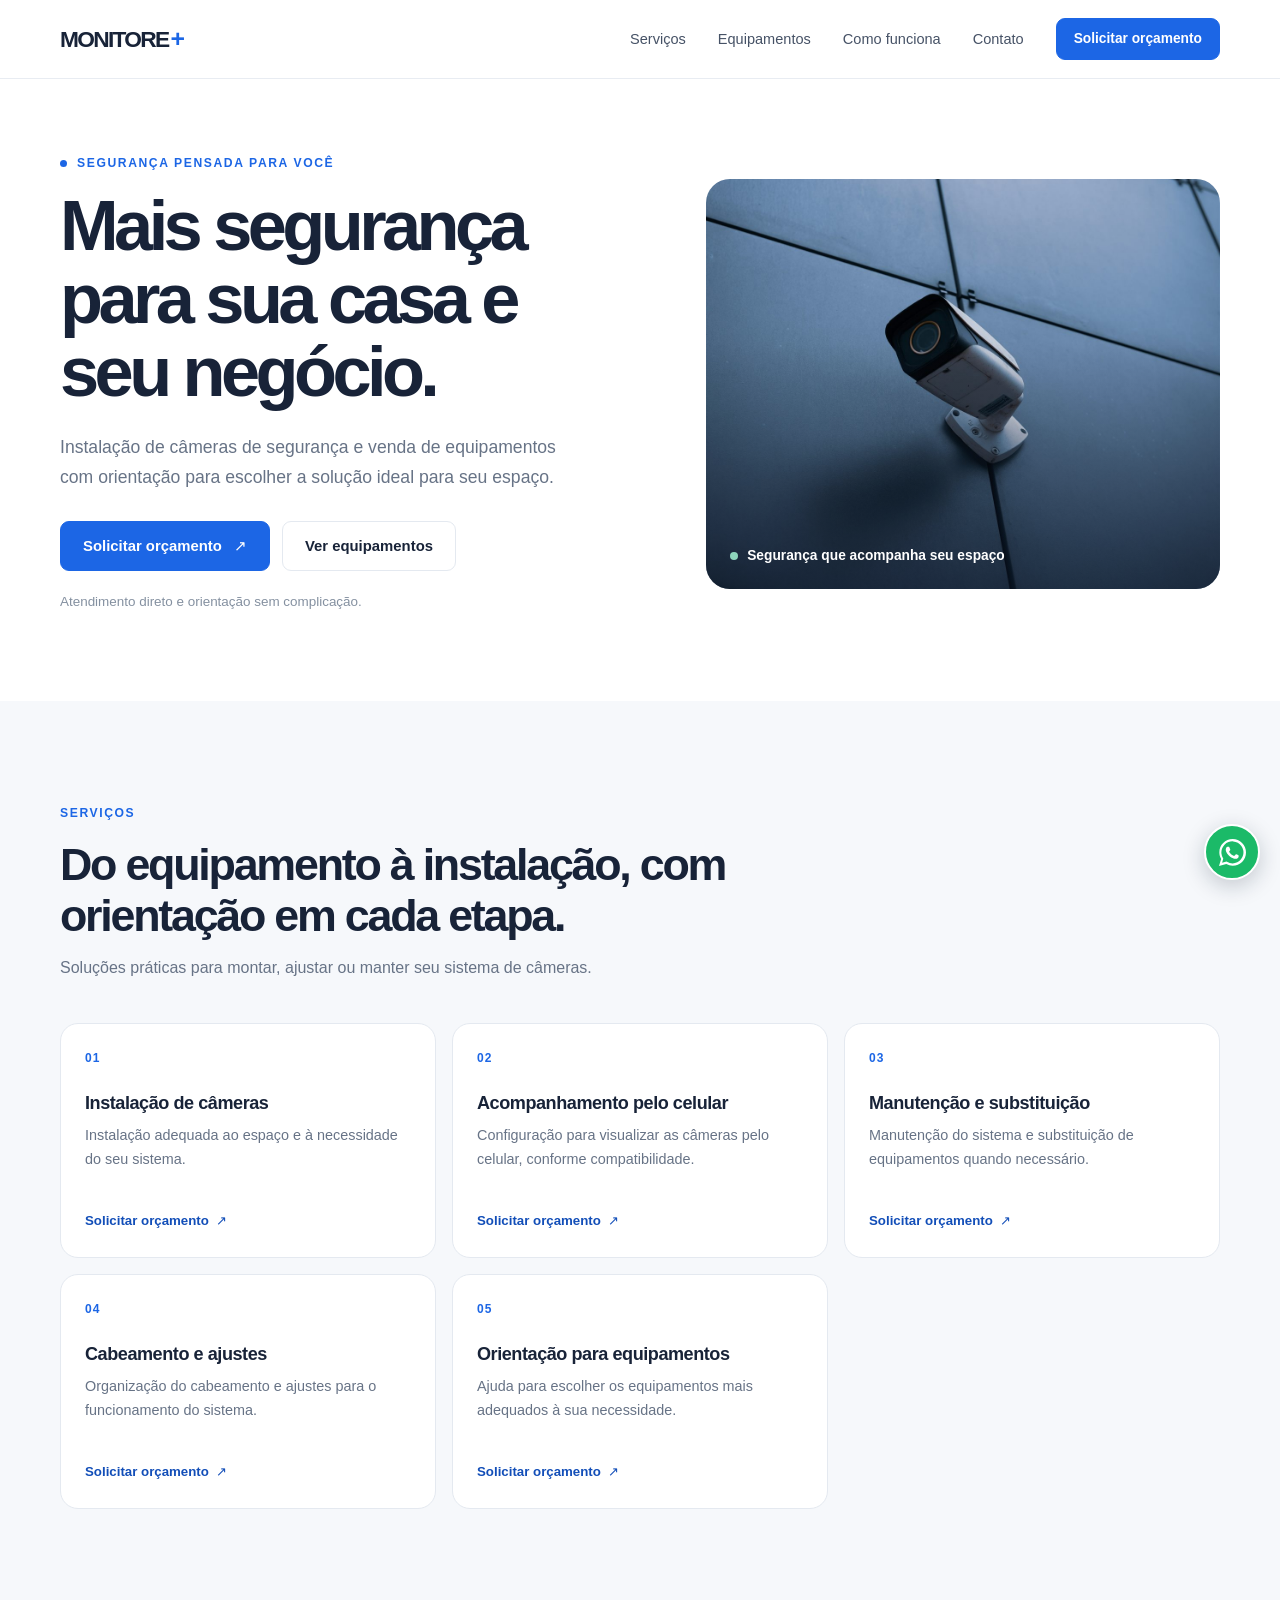
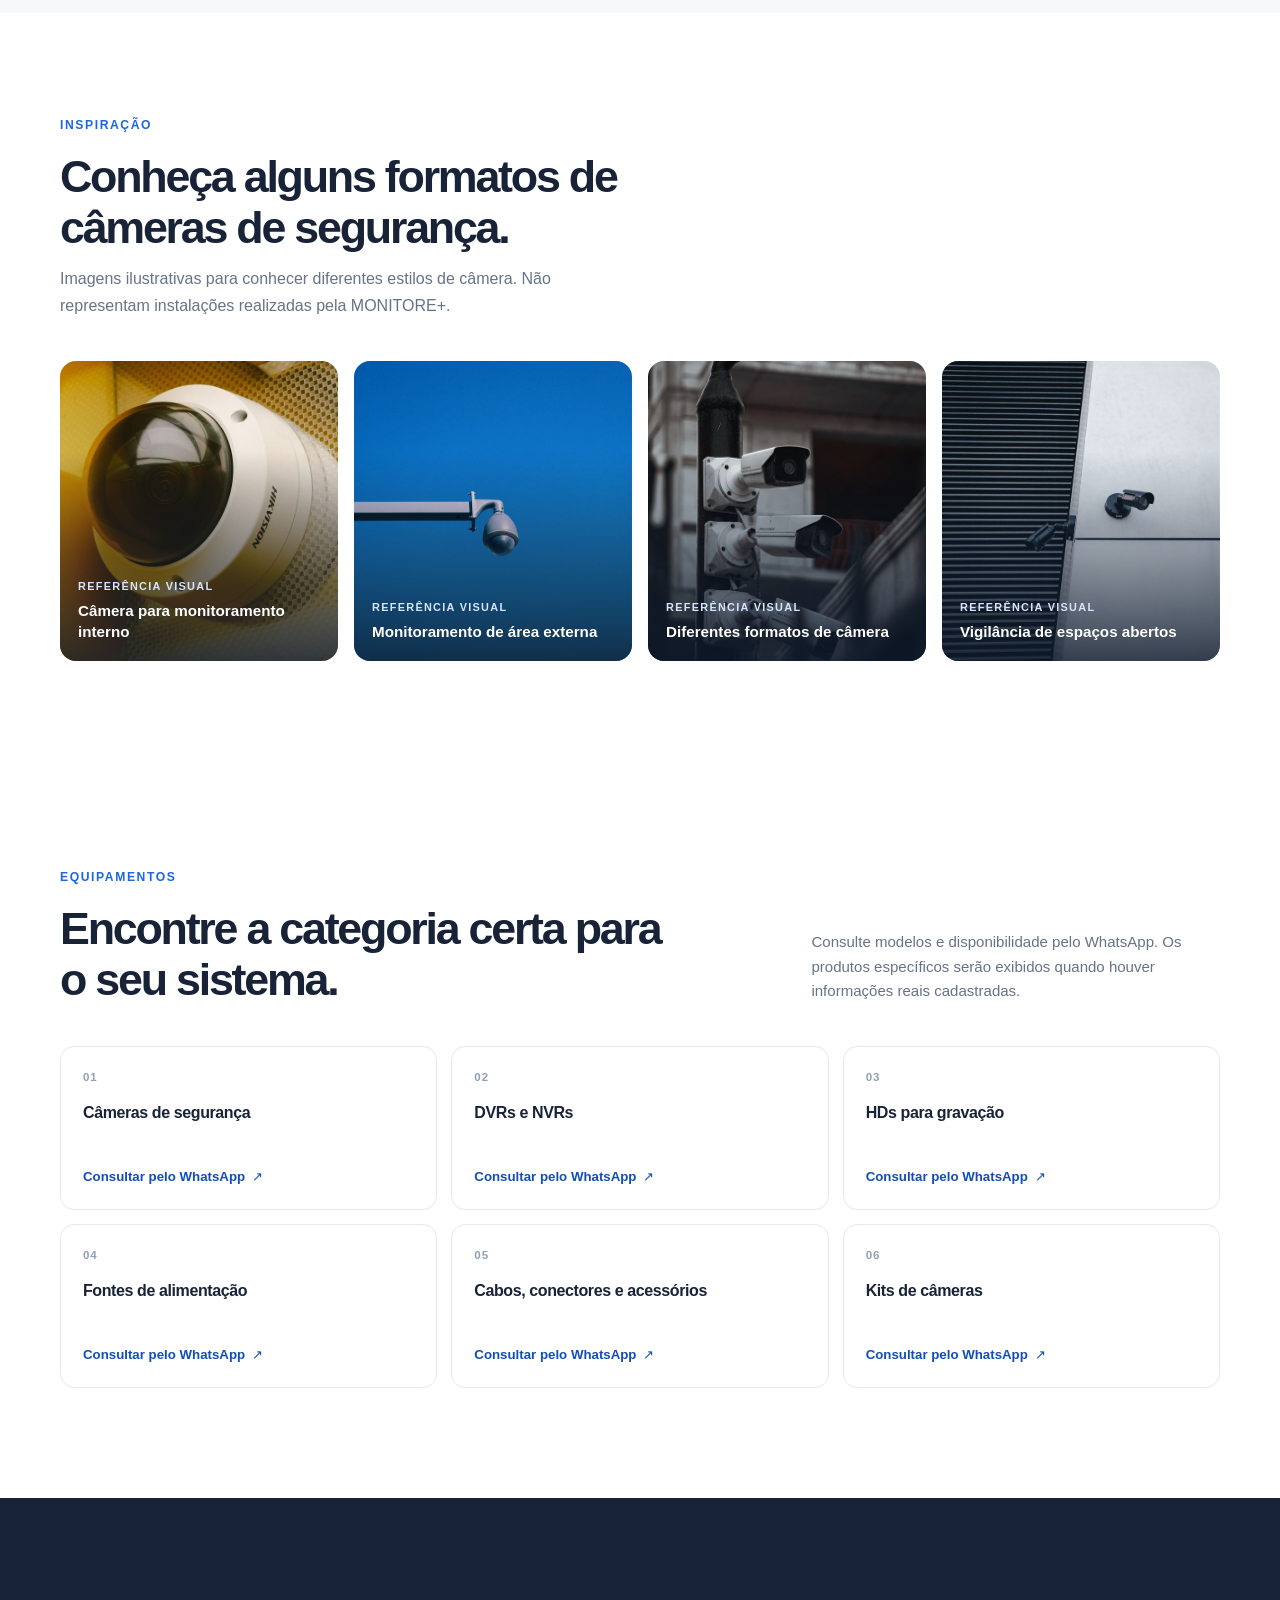
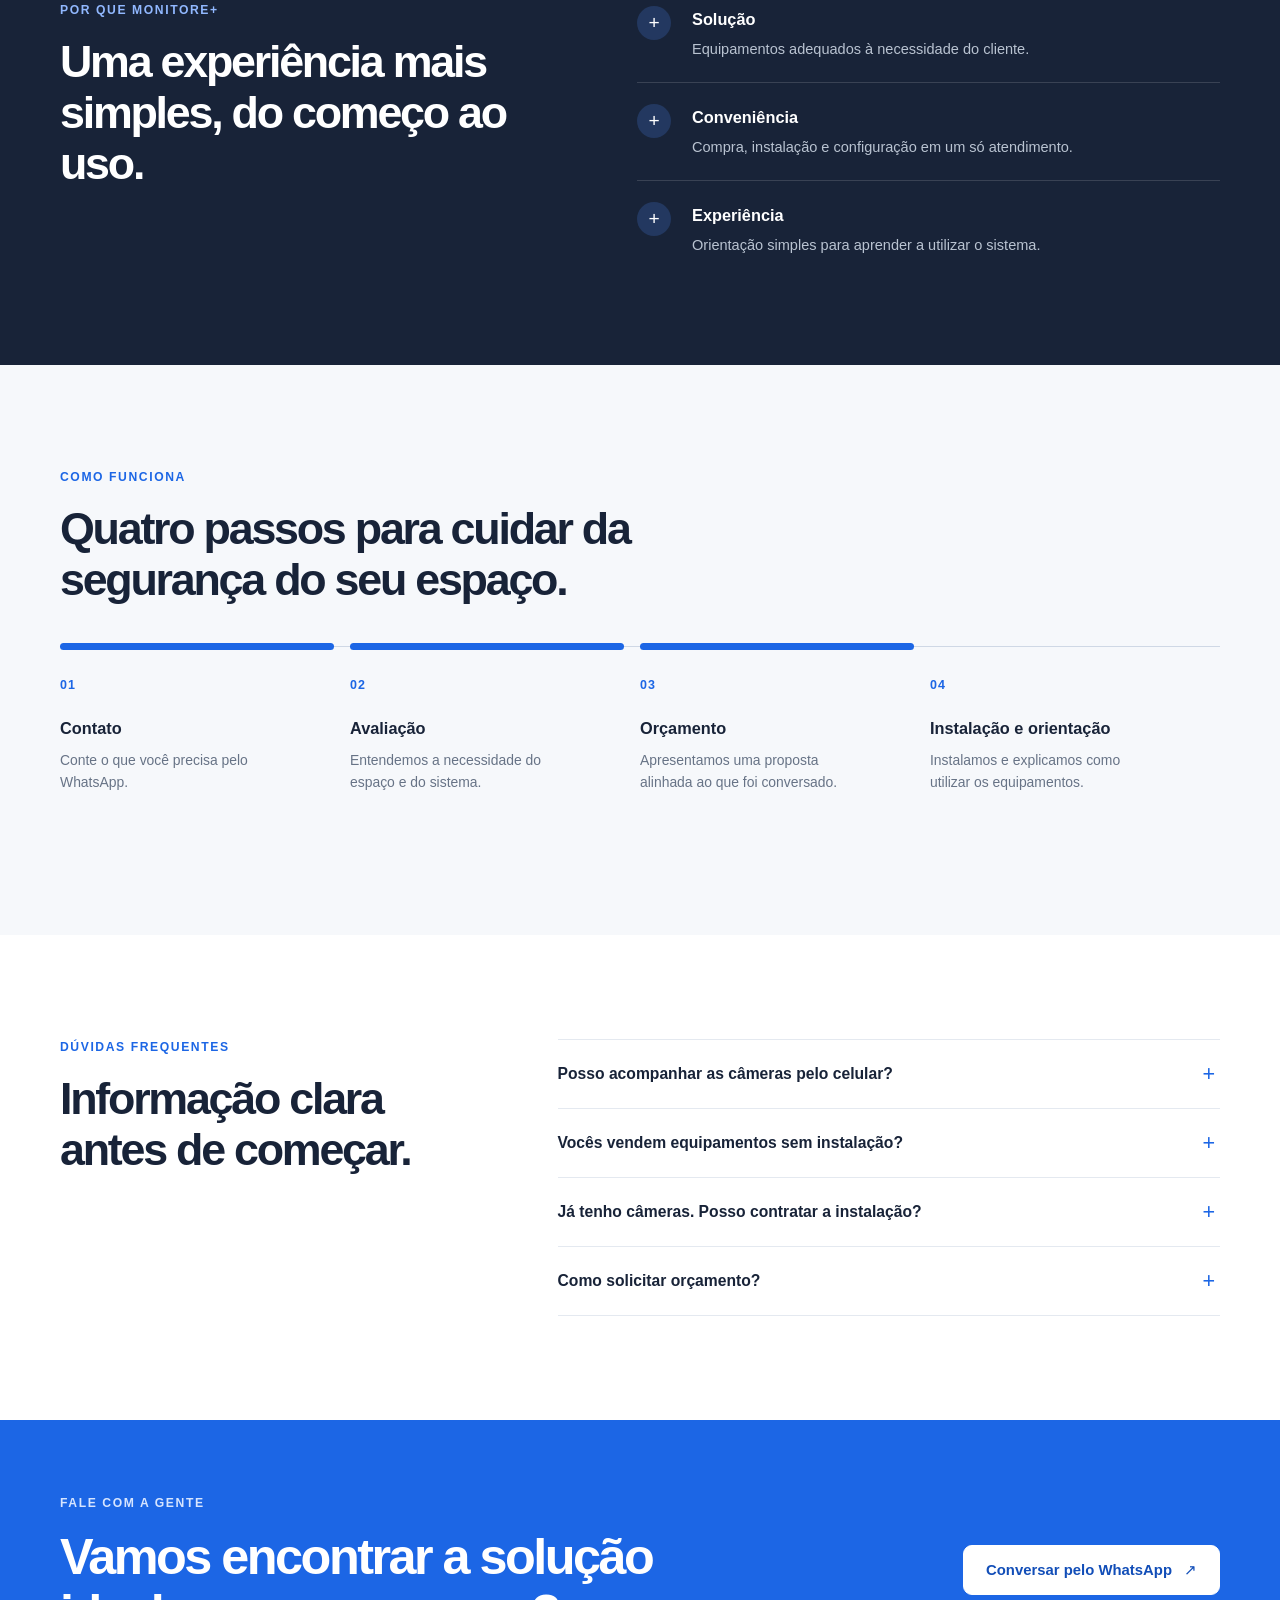
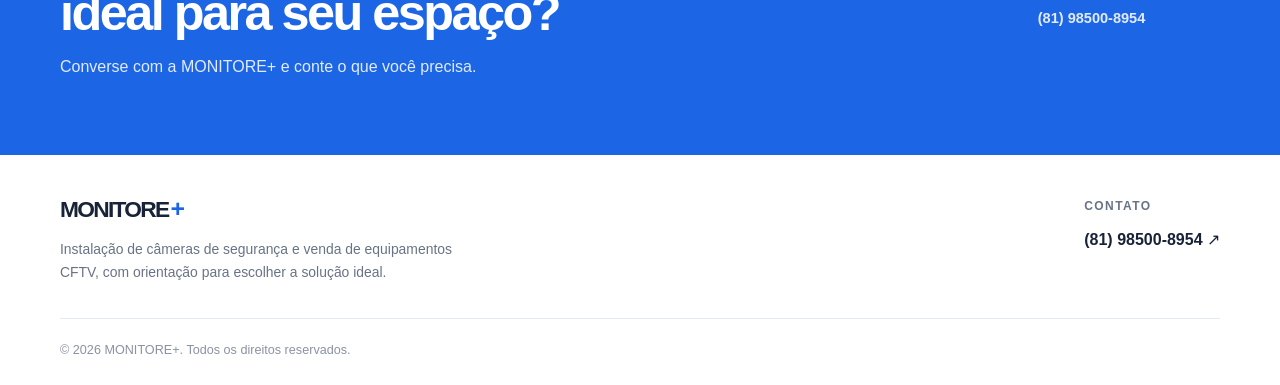
<file: index.html>
<!doctype html>
<html lang="pt-BR">
<head>
    <meta charset="utf-8">
    <meta name="viewport" content="width=device-width, initial-scale=1">
    <meta name="description" content="Instalação de câmeras de segurança e venda de equipamentos CFTV com orientação para escolher a solução ideal. Solicite seu orçamento à MONITORE+ pelo WhatsApp.">
    <meta name="theme-color" content="#ffffff">
    <meta property="og:type" content="website">
    <meta property="og:title" content="MONITORE+ | Segurança para seu espaço">
    <meta property="og:description" content="Instalação de câmeras de segurança e equipamentos CFTV, com orientação para escolher a solução ideal.">
    <meta property="og:image" content="img/hero-security.jpg">
    <meta property="og:locale" content="pt_BR">
    <title>MONITORE+ | Câmeras de segurança e CFTV</title>
    <link rel="icon" href="data:image/svg+xml,%3Csvg xmlns='http://www.w3.org/2000/svg' viewBox='0 0 64 64'%3E%3Crect width='64' height='64' rx='16' fill='%231c66e5'/%3E%3Cpath d='M32 15v34M15 32h34' stroke='white' stroke-width='7' stroke-linecap='round'/%3E%3C/svg%3E">
    <link rel="stylesheet" href="css/style.css">
    <script src="js/main.js" defer></script>
</head>
<body>
    <header class="site-header">
        <div class="container header-inner">
            <a class="brand" href="#inicio" aria-label="MONITORE+ — início">MONITORE<span>+</span></a>
            <button class="menu-toggle" type="button" aria-expanded="false" aria-controls="navigation" aria-label="Abrir menu">
                <span></span><span></span><span></span>
            </button>
            <nav class="site-nav" id="navigation" aria-label="Navegação principal">
                <a href="#servicos">Serviços</a>
                <a href="#equipamentos">Equipamentos</a>
                <a href="#como-funciona">Como funciona</a>
                <a href="#contato">Contato</a>
                <a class="button button-small nav-cta" data-whatsapp="quote" href="https://wa.me/5581985008954">Solicitar orçamento</a>
            </nav>
        </div>
    </header>

    <main>
        <section class="hero section" id="inicio">
            <div class="container hero-grid">
                <div class="hero-copy">
                    <p class="eyebrow"><span class="eyebrow-mark" aria-hidden="true"></span> Segurança pensada para você</p>
                    <h1>Mais segurança para sua casa e seu negócio.</h1>
                    <p class="hero-description">Instalação de câmeras de segurança e venda de equipamentos com orientação para escolher a solução ideal para seu espaço.</p>
                    <div class="hero-actions">
                        <a class="button" data-whatsapp="quote" href="https://wa.me/5581985008954">
                            Solicitar orçamento <span aria-hidden="true">↗</span>
                        </a>
                        <a class="button button-secondary" href="#equipamentos">Ver equipamentos</a>
                    </div>
                    <p class="hero-note">Atendimento direto e orientação sem complicação.</p>
                </div>
                <figure class="hero-photo">
                    <img src="img/hero-security.jpg" alt="Câmera dome de segurança instalada em ambiente interno" fetchpriority="high" width="1200" height="1800">
                    <figcaption><span class="photo-indicator" aria-hidden="true"></span> Segurança que acompanha seu espaço</figcaption>
                </figure>
            </div>
        </section>

        <section class="section services-section" id="servicos">
            <div class="container">
                <div class="section-heading">
                    <p class="eyebrow">Serviços</p>
                    <h2>Do equipamento à instalação, com orientação em cada etapa.</h2>
                    <p>Soluções práticas para montar, ajustar ou manter seu sistema de câmeras.</p>
                </div>
                <div class="service-grid">
                    <article class="service-card">
                        <span class="card-number">01</span>
                        <h3>Instalação de câmeras</h3>
                        <p>Instalação adequada ao espaço e à necessidade do seu sistema.</p>
                        <a class="text-link" data-whatsapp="service" data-service="Instalação de câmeras" href="https://wa.me/5581985008954">Solicitar orçamento <span aria-hidden="true">↗</span></a>
                    </article>
                    <article class="service-card">
                        <span class="card-number">02</span>
                        <h3>Acompanhamento pelo celular</h3>
                        <p>Configuração para visualizar as câmeras pelo celular, conforme compatibilidade.</p>
                        <a class="text-link" data-whatsapp="service" data-service="Configuração para acompanhamento pelo celular" href="https://wa.me/5581985008954">Solicitar orçamento <span aria-hidden="true">↗</span></a>
                    </article>
                    <article class="service-card">
                        <span class="card-number">03</span>
                        <h3>Manutenção e substituição</h3>
                        <p>Manutenção do sistema e substituição de equipamentos quando necessário.</p>
                        <a class="text-link" data-whatsapp="service" data-service="Manutenção e substituição de equipamentos" href="https://wa.me/5581985008954">Solicitar orçamento <span aria-hidden="true">↗</span></a>
                    </article>
                    <article class="service-card">
                        <span class="card-number">04</span>
                        <h3>Cabeamento e ajustes</h3>
                        <p>Organização do cabeamento e ajustes para o funcionamento do sistema.</p>
                        <a class="text-link" data-whatsapp="service" data-service="Organização de cabeamento e ajustes no sistema" href="https://wa.me/5581985008954">Solicitar orçamento <span aria-hidden="true">↗</span></a>
                    </article>
                    <article class="service-card">
                        <span class="card-number">05</span>
                        <h3>Orientação para equipamentos</h3>
                        <p>Ajuda para escolher os equipamentos mais adequados à sua necessidade.</p>
                        <a class="text-link" data-whatsapp="service" data-service="Orientação para escolha de equipamentos" href="https://wa.me/5581985008954">Solicitar orçamento <span aria-hidden="true">↗</span></a>
                    </article>
                </div>
            </div>
        </section>

        <section class="section gallery-section" aria-labelledby="gallery-title">
            <div class="container">
                <div class="section-heading gallery-heading">
                    <p class="eyebrow">Inspiração</p>
                    <h2 id="gallery-title">Conheça alguns formatos de câmeras de segurança.</h2>
                    <p>Imagens ilustrativas para conhecer diferentes estilos de câmera. Não representam instalações realizadas pela MONITORE+.</p>
                </div>
                <div class="visual-gallery">
                    <figure class="visual-card">
                        <img src="img/gallery-2-preview.jpg" alt="Câmera de segurança instalada em ambiente interno" loading="lazy" width="1000" height="667">
                        <figcaption><span>Referência visual</span><strong>Câmera para monitoramento interno</strong></figcaption>
                    </figure>
                    <figure class="visual-card">
                        <img src="img/gallery-4-preview.jpg" alt="Câmeras de segurança instaladas em área externa" loading="lazy" width="750" height="1000">
                        <figcaption><span>Referência visual</span><strong>Monitoramento de área externa</strong></figcaption>
                    </figure>
                    <figure class="visual-card">
                        <img src="img/gallery-5-preview.jpg" alt="Conjunto de câmeras de segurança em parede externa" loading="lazy" width="563" height="1000">
                        <figcaption><span>Referência visual</span><strong>Diferentes formatos de câmera</strong></figcaption>
                    </figure>
                    <figure class="visual-card">
                        <img src="img/gallery-6-preview.jpg" alt="Câmeras de segurança voltadas para uma área aberta" loading="lazy" width="667" height="1000">
                        <figcaption><span>Referência visual</span><strong>Vigilância de espaços abertos</strong></figcaption>
                    </figure>
                </div>
            </div>
        </section>

        <section class="section equipment-section" id="equipamentos">
            <div class="container">
                <div class="section-heading equipment-heading">
                    <div>
                        <p class="eyebrow">Equipamentos</p>
                        <h2>Encontre a categoria certa para o seu sistema.</h2>
                    </div>
                    <p>Consulte modelos e disponibilidade pelo WhatsApp. Os produtos específicos serão exibidos quando houver informações reais cadastradas.</p>
                </div>
                <div class="category-grid">
                    <article class="category-card">
                        <span class="category-symbol" aria-hidden="true">01</span>
                        <h3>Câmeras de segurança</h3>
                        <a class="text-link" data-whatsapp="category" data-category="Câmeras de segurança" href="https://wa.me/5581985008954">Consultar pelo WhatsApp <span aria-hidden="true">↗</span></a>
                    </article>
                    <article class="category-card">
                        <span class="category-symbol" aria-hidden="true">02</span>
                        <h3>DVRs e NVRs</h3>
                        <a class="text-link" data-whatsapp="category" data-category="DVRs e NVRs" href="https://wa.me/5581985008954">Consultar pelo WhatsApp <span aria-hidden="true">↗</span></a>
                    </article>
                    <article class="category-card">
                        <span class="category-symbol" aria-hidden="true">03</span>
                        <h3>HDs para gravação</h3>
                        <a class="text-link" data-whatsapp="category" data-category="HDs para gravação" href="https://wa.me/5581985008954">Consultar pelo WhatsApp <span aria-hidden="true">↗</span></a>
                    </article>
                    <article class="category-card">
                        <span class="category-symbol" aria-hidden="true">04</span>
                        <h3>Fontes de alimentação</h3>
                        <a class="text-link" data-whatsapp="category" data-category="Fontes de alimentação" href="https://wa.me/5581985008954">Consultar pelo WhatsApp <span aria-hidden="true">↗</span></a>
                    </article>
                    <article class="category-card">
                        <span class="category-symbol" aria-hidden="true">05</span>
                        <h3>Cabos, conectores e acessórios</h3>
                        <a class="text-link" data-whatsapp="category" data-category="Cabos, conectores e acessórios" href="https://wa.me/5581985008954">Consultar pelo WhatsApp <span aria-hidden="true">↗</span></a>
                    </article>
                    <article class="category-card">
                        <span class="category-symbol" aria-hidden="true">06</span>
                        <h3>Kits de câmeras</h3>
                        <a class="text-link" data-whatsapp="category" data-category="Kits de câmeras" href="https://wa.me/5581985008954">Consultar pelo WhatsApp <span aria-hidden="true">↗</span></a>
                    </article>
                </div>
            </div>
        </section>

        <section class="section differences-section" aria-labelledby="differences-title">
            <div class="container differences-layout">
                <div class="section-heading">
                    <p class="eyebrow">Por que MONITORE+</p>
                    <h2 id="differences-title">Uma experiência mais simples, do começo ao uso.</h2>
                </div>
                <div class="difference-list">
                    <article>
                        <span class="difference-mark" aria-hidden="true">+</span>
                        <div><h3>Solução</h3><p>Equipamentos adequados à necessidade do cliente.</p></div>
                    </article>
                    <article>
                        <span class="difference-mark" aria-hidden="true">+</span>
                        <div><h3>Conveniência</h3><p>Compra, instalação e configuração em um só atendimento.</p></div>
                    </article>
                    <article>
                        <span class="difference-mark" aria-hidden="true">+</span>
                        <div><h3>Experiência</h3><p>Orientação simples para aprender a utilizar o sistema.</p></div>
                    </article>
                </div>
            </div>
        </section>

        <section class="section process-section" id="como-funciona">
            <div class="container">
                <div class="section-heading">
                    <p class="eyebrow">Como funciona</p>
                    <h2>Quatro passos para cuidar da segurança do seu espaço.</h2>
                </div>
                <ol class="process-grid">
                    <li><span>01</span><h3>Contato</h3><p>Conte o que você precisa pelo WhatsApp.</p></li>
                    <li><span>02</span><h3>Avaliação</h3><p>Entendemos a necessidade do espaço e do sistema.</p></li>
                    <li><span>03</span><h3>Orçamento</h3><p>Apresentamos uma proposta alinhada ao que foi conversado.</p></li>
                    <li><span>04</span><h3>Instalação e orientação</h3><p>Instalamos e explicamos como utilizar os equipamentos.</p></li>
                </ol>
            </div>
        </section>

        <section class="section faq-section" id="duvidas">
            <div class="container faq-layout">
                <div class="section-heading">
                    <p class="eyebrow">Dúvidas frequentes</p>
                    <h2>Informação clara antes de começar.</h2>
                </div>
                <div class="faq-list">
                    <details>
                        <summary>Posso acompanhar as câmeras pelo celular?</summary>
                        <p>Em muitos sistemas, sim. O acesso remoto e a compatibilidade dependem dos equipamentos instalados e da conexão disponível.</p>
                    </details>
                    <details>
                        <summary>Vocês vendem equipamentos sem instalação?</summary>
                        <p>Consulte pelo WhatsApp os equipamentos disponíveis para venda sem instalação.</p>
                    </details>
                    <details>
                        <summary>Já tenho câmeras. Posso contratar a instalação?</summary>
                        <p>Sim. Entre em contato para avaliarmos os equipamentos existentes e a necessidade da instalação.</p>
                    </details>
                    <details>
                        <summary>Como solicitar orçamento?</summary>
                        <p>Envie uma mensagem pelo WhatsApp contando um pouco sobre o espaço e o serviço que procura.</p>
                    </details>
                </div>
            </div>
        </section>

        <section class="contact-section" id="contato">
            <div class="container contact-inner">
                <div>
                    <p class="eyebrow">Fale com a gente</p>
                    <h2>Vamos encontrar a solução ideal para seu espaço?</h2>
                    <p>Converse com a MONITORE+ e conte o que você precisa.</p>
                </div>
                <div class="contact-action">
                    <a class="button button-light" data-whatsapp="quote" href="https://wa.me/5581985008954">Conversar pelo WhatsApp <span aria-hidden="true">↗</span></a>
                    <span class="contact-number">(81) 98500-8954</span>
                </div>
            </div>
        </section>
    </main>

    <footer class="site-footer">
        <div class="container footer-inner">
            <div class="footer-brand">
                <a class="brand" href="#inicio" aria-label="MONITORE+ — início">MONITORE<span>+</span></a>
                <p>Instalação de câmeras de segurança e venda de equipamentos CFTV, com orientação para escolher a solução ideal.</p>
            </div>
            <div class="footer-contact">
                <h2>Contato</h2>
                <a data-whatsapp="quote" href="https://wa.me/5581985008954">(81) 98500-8954 <span aria-hidden="true">↗</span></a>
            </div>
            <p class="copyright">© <span id="current-year"></span> MONITORE+. Todos os direitos reservados.</p>
        </div>
    </footer>

    <a class="whatsapp-float" data-whatsapp="quote" href="https://wa.me/5581985008954" aria-label="Solicitar orçamento pelo WhatsApp">
        <svg viewBox="0 0 24 24" aria-hidden="true" focusable="false"><path d="M20.5 3.5A11.8 11.8 0 0 0 12.1 0C5.6 0 .3 5.3.3 11.8c0 2.1.5 4.1 1.6 5.9L0 24l6.5-1.7a11.8 11.8 0 0 0 5.6 1.4h.1c6.5 0 11.8-5.3 11.8-11.8 0-3.2-1.2-6.1-3.5-8.4ZM12.1 21.7a9.8 9.8 0 0 1-5-1.4l-.4-.2-3.9 1 1-3.8-.3-.4a9.8 9.8 0 1 1 8.6 4.8Zm5.4-7.3c-.3-.2-1.7-.9-2-.9s-.5-.2-.7.2c-.2.3-.8.9-1 1.1-.2.2-.4.2-.7.1-.3-.2-1.2-.4-2.3-1.4-.9-.8-1.5-1.7-1.7-2-.2-.3 0-.5.1-.6l.5-.6c.2-.2.2-.3.3-.5.1-.2 0-.4 0-.5l-.9-2.1c-.2-.5-.5-.4-.7-.4h-.6c-.2 0-.5.1-.8.4-.3.3-1 1-1 2.4s1 2.8 1.1 3c.2.2 2 3.1 4.9 4.3.7.3 1.2.5 1.6.6.7.2 1.3.2 1.8.1.6-.1 1.7-.7 1.9-1.4.2-.7.2-1.3.2-1.4-.1-.1-.3-.2-.6-.4Z"/></svg>
    </a>
</body>
</html>
</file>
<file: css/style.css>
:root {
    color-scheme: light;
    --ink: #182338;
    --muted: #677386;
    --blue: #1c66e5;
    --blue-dark: #124eb8;
    --line: #e4e9f0;
    --surface: #f6f8fb;
    --white: #fff;
    --container: 1160px;
    --radius: 18px;
    font-family: Inter, "Segoe UI", Arial, sans-serif;
    font-synthesis: none;
    text-rendering: optimizeLegibility;
    -webkit-font-smoothing: antialiased;
    -moz-osx-font-smoothing: grayscale;
}

* { box-sizing: border-box; }
html { scroll-behavior: smooth; scroll-padding-top: 88px; }
body { margin: 0; color: var(--ink); background: var(--white); font-size: 16px; line-height: 1.65; }
body, button, a { font-family: Inter, "Segoe UI", Arial, sans-serif; }
a { color: inherit; }
button { color: inherit; }
img { display: block; max-width: 100%; }
::selection { color: #fff; background: var(--blue); }
:focus-visible { outline: 3px solid #79aaff; outline-offset: 4px; }
.container { width: min(var(--container), calc(100% - 48px)); margin-inline: auto; }
.section { padding-block: 104px; }

.site-header { position: sticky; z-index: 20; top: 0; background: rgb(255 255 255 / 95%); border-bottom: 1px solid rgb(228 233 240 / 85%); backdrop-filter: blur(16px); }
.header-inner { min-height: 78px; display: flex; align-items: center; justify-content: space-between; gap: 28px; }
.brand { display: inline-flex; align-items: baseline; text-decoration: none; font-size: 1.42rem; font-weight: 800; letter-spacing: -.075em; line-height: 1; white-space: nowrap; }
.brand span { margin-left: 2px; color: var(--blue); font-size: 1.55rem; font-weight: 700; }
.site-nav { display: flex; align-items: center; gap: clamp(18px, 2.5vw, 34px); }
.site-nav > a:not(.button) { color: #465266; text-decoration: none; font-size: .91rem; transition: color .2s ease; }
.site-nav > a:not(.button):hover { color: var(--blue); }
.menu-toggle { display: none; }

.button { min-height: 50px; display: inline-flex; align-items: center; justify-content: center; gap: 12px; padding: 0 22px; color: #fff; background: var(--blue); border: 1px solid var(--blue); border-radius: 9px; text-decoration: none; font-weight: 650; font-size: .93rem; transition: background-color .2s ease, border-color .2s ease, transform .2s ease; }
.button:hover { background: var(--blue-dark); border-color: var(--blue-dark); transform: translateY(-1px); }
.button-small { min-height: 42px; padding-inline: 17px; font-size: .86rem; }
.button-secondary { color: var(--ink); background: #fff; border-color: var(--line); }
.button-secondary:hover { color: var(--blue); background: #fff; border-color: #b9ceef; }
.button-light { color: var(--blue-dark); background: #fff; border-color: #fff; }
.button-light:hover { color: var(--blue-dark); background: #eef4ff; border-color: #eef4ff; }

.hero { padding-top: 76px; padding-bottom: 88px; }
.hero-grid { display: grid; grid-template-columns: 1.04fr .96fr; align-items: center; gap: clamp(44px, 7vw, 92px); }
.hero-copy { max-width: 570px; }
.eyebrow { display: flex; align-items: center; gap: 10px; margin: 0 0 17px; color: var(--blue); font-size: .76rem; font-weight: 750; letter-spacing: .13em; line-height: 1.4; text-transform: uppercase; }
.eyebrow-mark { width: 7px; height: 7px; display: inline-block; background: var(--blue); border-radius: 50%; }
h1, h2, h3, p, figure { margin-top: 0; }
h1, h2, h3 { color: var(--ink); }
h1 { max-width: 620px; margin-bottom: 23px; font-size: clamp(2.8rem, 5.5vw, 4.7rem); font-weight: 750; letter-spacing: -.065em; line-height: 1.04; }
.hero-description { max-width: 530px; margin-bottom: 28px; color: var(--muted); font-size: 1.1rem; line-height: 1.75; }
.hero-actions { display: flex; flex-wrap: wrap; gap: 12px; }
.hero-note { margin: 20px 0 0; color: #8490a0; font-size: .84rem; }
.hero-photo { position: relative; min-height: 410px; margin: 0; overflow: hidden; background: #e8edf4; border-radius: 24px; }
.hero-photo::after { position: absolute; inset: 40% 0 0; background: linear-gradient(transparent, rgb(10 21 38 / 62%)); content: ""; pointer-events: none; }
.hero-photo img { position: absolute; width: 100%; height: 100%; object-fit: cover; object-position: center; }
.hero-photo figcaption { position: absolute; z-index: 1; right: 24px; bottom: 22px; left: 24px; display: flex; align-items: center; gap: 9px; color: #fff; font-size: .86rem; font-weight: 600; }
.photo-indicator { width: 8px; height: 8px; background: #8ed6bd; border-radius: 50%; }

.gallery-section { overflow: hidden; background: #fff; }
.gallery-heading { max-width: 650px; }
.visual-gallery { display: grid; grid-template-columns: repeat(4, minmax(0, 1fr)); gap: 16px; }
.visual-card { position: relative; min-height: 300px; margin: 0; overflow: hidden; isolation: isolate; background: #e8edf4; border-radius: 16px; }
.visual-card::after { position: absolute; z-index: -1; inset: 30% 0 0; background: linear-gradient(transparent, rgb(13 25 43 / 82%)); content: ""; }
.visual-card img { position: absolute; z-index: -2; width: 100%; height: 100%; object-fit: cover; transition: transform .55s cubic-bezier(.2, .7, .2, 1); }
.visual-card:nth-child(1) img, .visual-card:nth-child(4) img { object-position: center; }
.visual-card:hover img { transform: scale(1.06); }
.visual-card figcaption { position: absolute; right: 18px; bottom: 19px; left: 18px; display: grid; gap: 5px; color: #fff; }
.visual-card figcaption span { color: #d7e5ff; font-size: .68rem; font-weight: 700; letter-spacing: .12em; text-transform: uppercase; }
.visual-card figcaption strong { font-size: .95rem; line-height: 1.35; }

.services-section { background: var(--surface); }
.section-heading { max-width: 690px; margin-bottom: 42px; }
.section-heading h2, .differences-layout h2, .faq-layout h2 { margin-bottom: 14px; font-size: clamp(2rem, 3.5vw, 3rem); font-weight: 700; letter-spacing: -.05em; line-height: 1.13; }
.section-heading > p:last-child { max-width: 580px; margin-bottom: 0; color: var(--muted); }
.service-grid { display: grid; grid-template-columns: repeat(3, minmax(0, 1fr)); gap: 16px; }
.service-card { min-height: 235px; display: flex; flex-direction: column; align-items: flex-start; padding: 25px 24px; background: #fff; border: 1px solid var(--line); border-radius: var(--radius); transition: box-shadow .2s ease, transform .2s ease, border-color .2s ease; }
.service-card:hover, .category-card:hover { transform: translateY(-3px); border-color: #cbd9ef; box-shadow: 0 16px 36px rgb(23 44 76 / 7%); }
.card-number { margin-bottom: 22px; color: var(--blue); font-size: .75rem; font-weight: 750; letter-spacing: .08em; }
.service-card h3, .category-card h3 { margin-bottom: 9px; font-size: 1.13rem; letter-spacing: -.025em; line-height: 1.35; }
.service-card p { margin-bottom: 18px; color: var(--muted); font-size: .9rem; line-height: 1.65; }
.text-link { display: inline-flex; align-items: center; gap: 7px; margin-top: auto; color: var(--blue-dark); text-decoration: none; font-size: .83rem; font-weight: 700; }
.text-link:hover { color: var(--blue); text-decoration: underline; text-underline-offset: 4px; }

.equipment-section { padding-bottom: 110px; }
.equipment-heading { max-width: none; display: grid; grid-template-columns: 1.1fr .65fr; align-items: end; gap: 60px; }
.equipment-heading h2 { max-width: 610px; margin-bottom: 0; font-size: clamp(2rem, 3.5vw, 3rem); font-weight: 700; letter-spacing: -.05em; line-height: 1.13; }
.equipment-heading > p { max-width: 390px; justify-self: end; margin: 0 0 3px; color: var(--muted); font-size: .94rem; }
.category-grid { display: grid; grid-template-columns: repeat(3, minmax(0, 1fr)); gap: 14px; }
.category-card { min-height: 164px; display: flex; flex-direction: column; align-items: flex-start; padding: 21px 22px; background: #fff; border: 1px solid var(--line); border-radius: 14px; transition: box-shadow .2s ease, transform .2s ease, border-color .2s ease; }
.category-symbol { margin-bottom: 15px; color: #91a0b4; font-size: .72rem; font-weight: 750; letter-spacing: .08em; }
.category-card h3 { margin-bottom: 18px; font-size: 1rem; }

.differences-section { background: var(--ink); }
.differences-layout { display: grid; grid-template-columns: .9fr 1.1fr; align-items: start; gap: 100px; }
.differences-layout .eyebrow { color: #91b8ff; }
.differences-layout h2 { max-width: 460px; margin-bottom: 0; color: #fff; }
.difference-list { display: grid; gap: 0; }
.difference-list article { display: grid; grid-template-columns: 40px 1fr; gap: 15px; padding: 21px 0; border-bottom: 1px solid rgb(255 255 255 / 14%); }
.difference-list article:first-child { padding-top: 4px; }
.difference-list article:last-child { padding-bottom: 4px; border: 0; }
.difference-mark { width: 34px; height: 34px; display: grid; place-items: center; color: #fff; background: rgb(72 133 238 / 22%); border-radius: 50%; font-size: 1.2rem; }
.difference-list h3 { margin: 0 0 4px; color: #fff; font-size: 1.02rem; }
.difference-list p { margin: 0; color: #b9c3d1; font-size: .91rem; }

.process-section { background: var(--surface); }
.process-grid { display: grid; grid-template-columns: repeat(4, minmax(0, 1fr)); gap: 0; margin: 0; padding: 0; list-style: none; }
.process-grid li { position: relative; min-height: 185px; padding: 24px 22px 20px 0; border-top: 1px solid #cfd8e5; }
.process-grid li:not(:last-child)::after { position: absolute; top: -4px; right: 16px; left: 0; height: 7px; background: var(--blue); border-radius: 6px; content: ""; }
.process-grid li > span { color: var(--blue); font-size: .78rem; font-weight: 750; letter-spacing: .08em; }
.process-grid h3 { margin: 17px 0 7px; font-size: 1.02rem; }
.process-grid p { max-width: 230px; margin: 0; color: var(--muted); font-size: .87rem; line-height: 1.6; }

.faq-layout { display: grid; grid-template-columns: .75fr 1.25fr; align-items: start; gap: 100px; }
.faq-layout .section-heading { margin: 0; }
.faq-list details { border-bottom: 1px solid var(--line); }
.faq-list details:first-child { border-top: 1px solid var(--line); }
.faq-list summary { position: relative; padding: 21px 38px 21px 0; cursor: pointer; font-size: .98rem; font-weight: 650; list-style: none; }
.faq-list summary::-webkit-details-marker { display: none; }
.faq-list summary::after { position: absolute; top: 50%; right: 5px; color: var(--blue); content: "+"; font-size: 1.35rem; font-weight: 400; transform: translateY(-50%); }
.faq-list details[open] summary::after { content: "−"; }
.faq-list details p { max-width: 650px; margin: -5px 40px 21px 0; color: var(--muted); font-size: .91rem; }

.contact-section { padding-block: 75px; color: #fff; background: var(--blue); }
.contact-inner { display: flex; align-items: center; justify-content: space-between; gap: 42px; }
.contact-inner .eyebrow { color: #d7e5ff; }
.contact-inner h2 { max-width: 680px; margin-bottom: 12px; color: #fff; font-size: clamp(2rem, 4vw, 3.15rem); font-weight: 700; letter-spacing: -.05em; line-height: 1.12; }
.contact-inner > div:first-child > p:last-child { margin: 0; color: #e1ebff; }
.contact-action { display: flex; min-width: max-content; flex-direction: column; align-items: center; gap: 11px; }
.contact-number { color: #e1ebff; font-size: .91rem; font-weight: 600; }

.site-footer { padding-block: 42px 24px; }
.footer-inner { display: grid; grid-template-columns: 1fr auto; align-items: start; gap: 34px; }
.footer-brand p { max-width: 400px; margin: 13px 0 0; color: var(--muted); font-size: .87rem; }
.footer-contact h2 { margin: 0 0 10px; color: var(--muted); font-size: .75rem; font-weight: 700; letter-spacing: .12em; text-transform: uppercase; }
.footer-contact a { color: var(--ink); text-decoration: none; font-weight: 650; }
.footer-contact a:hover { color: var(--blue); }
.copyright { grid-column: 1 / -1; margin: 0; padding-top: 21px; color: #8993a2; border-top: 1px solid var(--line); font-size: .79rem; }
.whatsapp-float { position: fixed; z-index: 15; right: max(20px, env(safe-area-inset-right)); bottom: max(20px, env(safe-area-inset-bottom)); width: 56px; height: 56px; display: grid; place-items: center; color: #fff; background: #1bba68; border: 2px solid #fff; border-radius: 50%; box-shadow: 0 6px 22px rgb(15 30 50 / 22%); transition: transform .2s ease, opacity .2s ease; }
.whatsapp-float:hover { transform: translateY(-3px); }
.whatsapp-float svg { width: 27px; height: 27px; fill: currentColor; }
.whatsapp-float[hidden] { display: none; }

html.js-enabled .reveal-on-scroll:not(.is-visible) { opacity: 0; transform: translateY(20px); }
.reveal-on-scroll { transition: opacity .55s ease, transform .55s cubic-bezier(.2, .7, .2, 1); }
.reveal-on-scroll.is-visible { opacity: 1; transform: translateY(0); }
.service-card.reveal-on-scroll, .category-card.reveal-on-scroll, .visual-card.reveal-on-scroll { transition-delay: var(--reveal-delay, 0ms); }

@media (max-width: 900px) {
    .section { padding-block: 82px; }
    .hero { padding-top: 62px; }
    .hero-grid { grid-template-columns: 1fr 1fr; gap: 34px; }
    .hero-photo { min-height: 360px; }
    .service-grid, .category-grid { grid-template-columns: repeat(2, minmax(0, 1fr)); }
    .visual-gallery { grid-template-columns: repeat(2, minmax(0, 1fr)); }
    .differences-layout, .faq-layout { gap: 52px; }
    .equipment-heading { gap: 35px; }
    .contact-inner { align-items: flex-start; }
}
@media (max-width: 700px) {
    html { scroll-padding-top: 72px; }
    .container { width: min(var(--container), calc(100% - 36px)); }
    .header-inner { min-height: 68px; }
    .menu-toggle { width: 42px; height: 42px; display: flex; flex-direction: column; align-items: center; justify-content: center; gap: 5px; padding: 0; background: #fff; border: 1px solid var(--line); border-radius: 9px; cursor: pointer; }
    .menu-toggle span { width: 18px; height: 2px; background: var(--ink); border-radius: 2px; transition: transform .2s ease, opacity .2s ease; }
    .menu-toggle[aria-expanded="true"] span:first-child { transform: translateY(7px) rotate(45deg); }
    .menu-toggle[aria-expanded="true"] span:nth-child(2) { opacity: 0; }
    .menu-toggle[aria-expanded="true"] span:last-child { transform: translateY(-7px) rotate(-45deg); }
    .site-nav { position: absolute; top: calc(100% + 1px); right: 0; left: 0; display: flex; visibility: hidden; flex-direction: column; align-items: stretch; gap: 0; padding: 10px 18px 20px; background: #fff; border-bottom: 1px solid var(--line); box-shadow: 0 15px 25px rgb(23 44 76 / 7%); opacity: 0; transform: translateY(-8px); transition: opacity .18s ease, transform .18s ease, visibility .18s; }
    .site-nav.is-open { visibility: visible; opacity: 1; transform: translateY(0); }
    .site-nav > a:not(.button) { padding: 12px 3px; border-bottom: 1px solid var(--line); }
    .site-nav .nav-cta { margin-top: 15px; }
    .hero { padding-top: 52px; padding-bottom: 68px; }
    .hero-grid { grid-template-columns: 1fr; gap: 32px; }
    h1 { max-width: 570px; font-size: clamp(2.7rem, 11vw, 4rem); }
    .hero-description { font-size: 1rem; }
    .hero-photo { min-height: 310px; }
    .visual-card { min-height: 270px; }
    .equipment-heading, .differences-layout, .faq-layout { grid-template-columns: 1fr; gap: 30px; }
    .equipment-heading > p { justify-self: start; }
    .differences-layout .section-heading, .faq-layout .section-heading { margin-bottom: 0; }
    .process-grid { grid-template-columns: repeat(2, minmax(0, 1fr)); row-gap: 10px; }
    .process-grid li { min-height: 170px; }
    .contact-inner { flex-direction: column; align-items: flex-start; }
    .contact-action { align-items: flex-start; }
    .footer-inner { grid-template-columns: 1fr; gap: 25px; }
    .copyright { grid-column: auto; }
    .whatsapp-float { right: max(14px, env(safe-area-inset-right)); bottom: max(14px, env(safe-area-inset-bottom)); width: 52px; height: 52px; }
}
@media (max-width: 480px) {
    .container { width: calc(100% - 32px); }
    .section { padding-block: 68px; }
    .hero { padding-top: 42px; padding-bottom: 56px; }
    h1 { font-size: clamp(2.55rem, 12vw, 3.35rem); }
    .hero-actions { align-items: stretch; flex-direction: column; }
    .hero-actions .button { width: 100%; }
    .hero-photo { min-height: 270px; border-radius: 16px; }
    .service-grid, .category-grid { grid-template-columns: 1fr; }
    .visual-gallery { grid-template-columns: 1fr; }
    .visual-card { min-height: 340px; }
    .service-card { min-height: 215px; }
    .category-card { min-height: 145px; }
    .process-grid { grid-template-columns: 1fr; }
    .process-grid li { min-height: 145px; }
    .process-grid li:not(:last-child)::after { right: 12px; }
    .contact-section { padding-block: 58px; }
    .contact-action, .contact-action .button { width: 100%; }
    .contact-action { align-items: stretch; }
    .contact-number { text-align: center; }
    .faq-list summary { font-size: .93rem; }
}
@media (prefers-reduced-motion: reduce) {
    *, *::before, *::after { scroll-behavior: auto !important; animation-duration: .01ms !important; animation-iteration-count: 1 !important; transition-duration: .01ms !important; }
    html.js-enabled .reveal-on-scroll:not(.is-visible) { opacity: 1; transform: none; }
}
</file>
